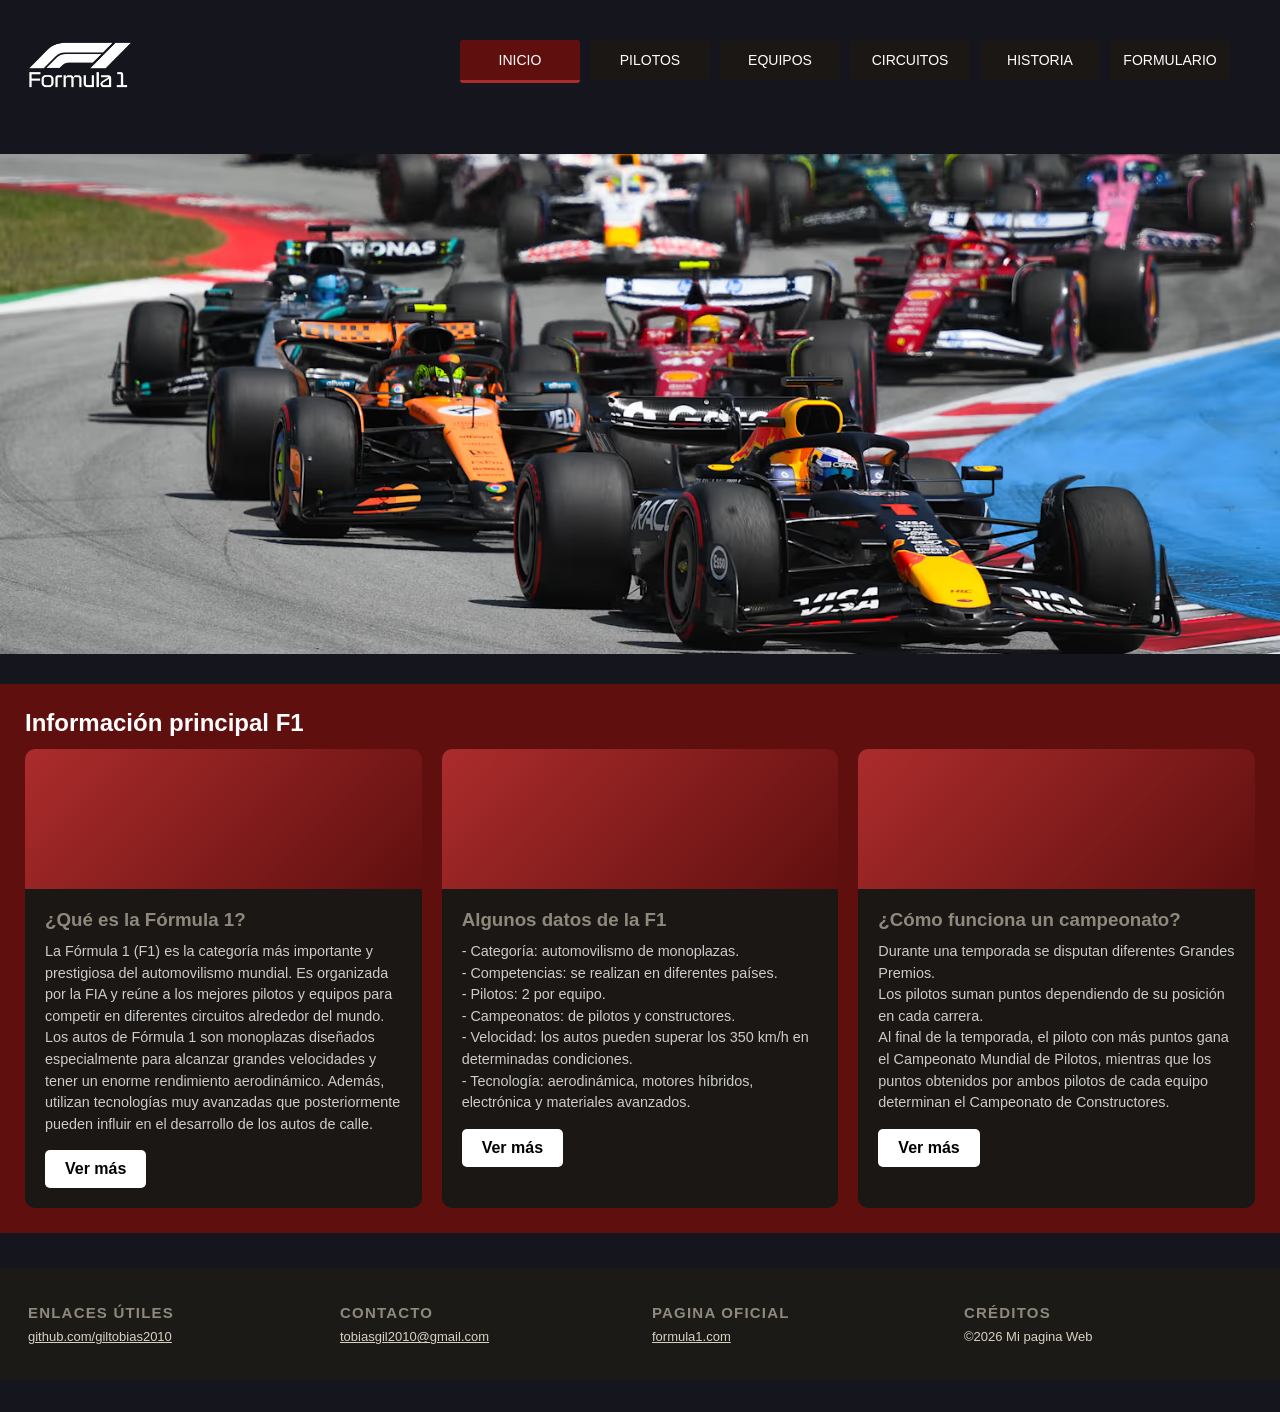
<file: index.html>
<!DOCTYPE html>
<html lang="es">
<head>
    <meta charset="UTF-8">
    <meta name="viewport" content="width=device-width, initial-scale=1.0">
    <meta name="description" content="Todo sobre la Fórmula 1: qué es, cómo funciona un campeonato y datos clave.">
    <title>Fórmula 1 | Inicio</title>
    <link href="style.css" rel="stylesheet" type="text/css">
    <link rel="icon" href="img/logo2.png">
</head>
<body>
    
    <header>
        <div id="encabezado">
            <img src="img/logo_formula1.png" id="logo" alt="Logo de la Fórmula 1">
            <nav id="menu">
                <ul class="button">
                    <li><a class="activo" aria-current="page" href="index.html">Inicio</a></li>
                    <li><a href="pilotos.html">Pilotos</a></li>
                    <li><a href="equipos.html">Equipos</a></li>
                    <li><a href="circuitos.html">Circuitos</a></li>
                    <li><a href="historia.html">Historia</a></li>
                    <li><a href="formulario.html">Formulario</a></li>
                </ul>
            </nav>
        </div>
    </header>

    <div id="banner"></div>

    <section>
        <h1 id="titulo-h2">Información principal F1</h1>
        <div class="card-container">
            <div class="card">
                <div class="card-img"></div>
                <div class="card-body">
                    <h3>¿Qué es la Fórmula 1?</h3>
                    <p>La Fórmula 1 (F1) es la categoría más importante y prestigiosa del automovilismo mundial. Es organizada por la FIA y reúne a los mejores pilotos y equipos para competir en diferentes circuitos alrededor del mundo.
                    Los autos de Fórmula 1 son monoplazas diseñados especialmente para alcanzar grandes velocidades y tener un enorme rendimiento aerodinámico. Además, utilizan tecnologías muy avanzadas que posteriormente pueden influir en el desarrollo de los autos de calle.</p>
                    <a class="btn" href="historia.html">Ver más</a>
                </div>
            </div>
            <div class="card">
                <div class="card-img"></div>
                <div class="card-body">
                    <h3>Algunos datos de la F1</h3>
                    <p> 
                        - Categoría: automovilismo de monoplazas. <br>
                        - Competencias: se realizan en diferentes países. <br>
                        - Pilotos: 2 por equipo. <br>
                        - Campeonatos: de pilotos y constructores. <br>
                        - Velocidad: los autos pueden superar los 350 km/h en determinadas condiciones. <br>
                        - Tecnología: aerodinámica, motores híbridos, electrónica y materiales avanzados. <br>
                    </p>
                    <a class="btn" href="equipos.html">Ver más</a>
                </div>
            </div>
            <div class="card">
                <div class="card-img"></div>
                <div class="card-body">
                    <h3>¿Cómo funciona un campeonato?</h3>
                    <p>Durante una temporada se disputan diferentes Grandes Premios. <br>Los pilotos suman puntos dependiendo de su posición en cada carrera. <br> 
                        Al final de la temporada, el piloto con más puntos gana el Campeonato Mundial de Pilotos, mientras que los puntos obtenidos por ambos pilotos de cada equipo determinan el Campeonato de Constructores.</p>
                    <a class="btn" href="circuitos.html">Ver más</a>
                </div>
            </div>
        </div>
    </section>

        <footer class="footer">
            <div class="footer-column">
                <h3>Enlaces útiles</h3>
                <p><a href="https://github.com/giltobias2010" target="_blank" rel="noopener">github.com/giltobias2010</a></p>
            </div>
            <div class="footer-column">
                <h3>Contacto</h3>
                <p><a href="mailto:tobiasgil2010@gmail.com">tobiasgil2010@gmail.com</a></p>
            </div>
            <div class="footer-column">
                <h3>Pagina oficial</h3>
                <p><a href="https://www.formula1.com/" target="_blank" rel="noopener">formula1.com</a></p>
            </div>
            <div class="footer-column">
                <h3>Créditos</h3>
                <p>©2026 Mi pagina Web</p>
            </div>
        </footer>

</body>
</html>
</file>
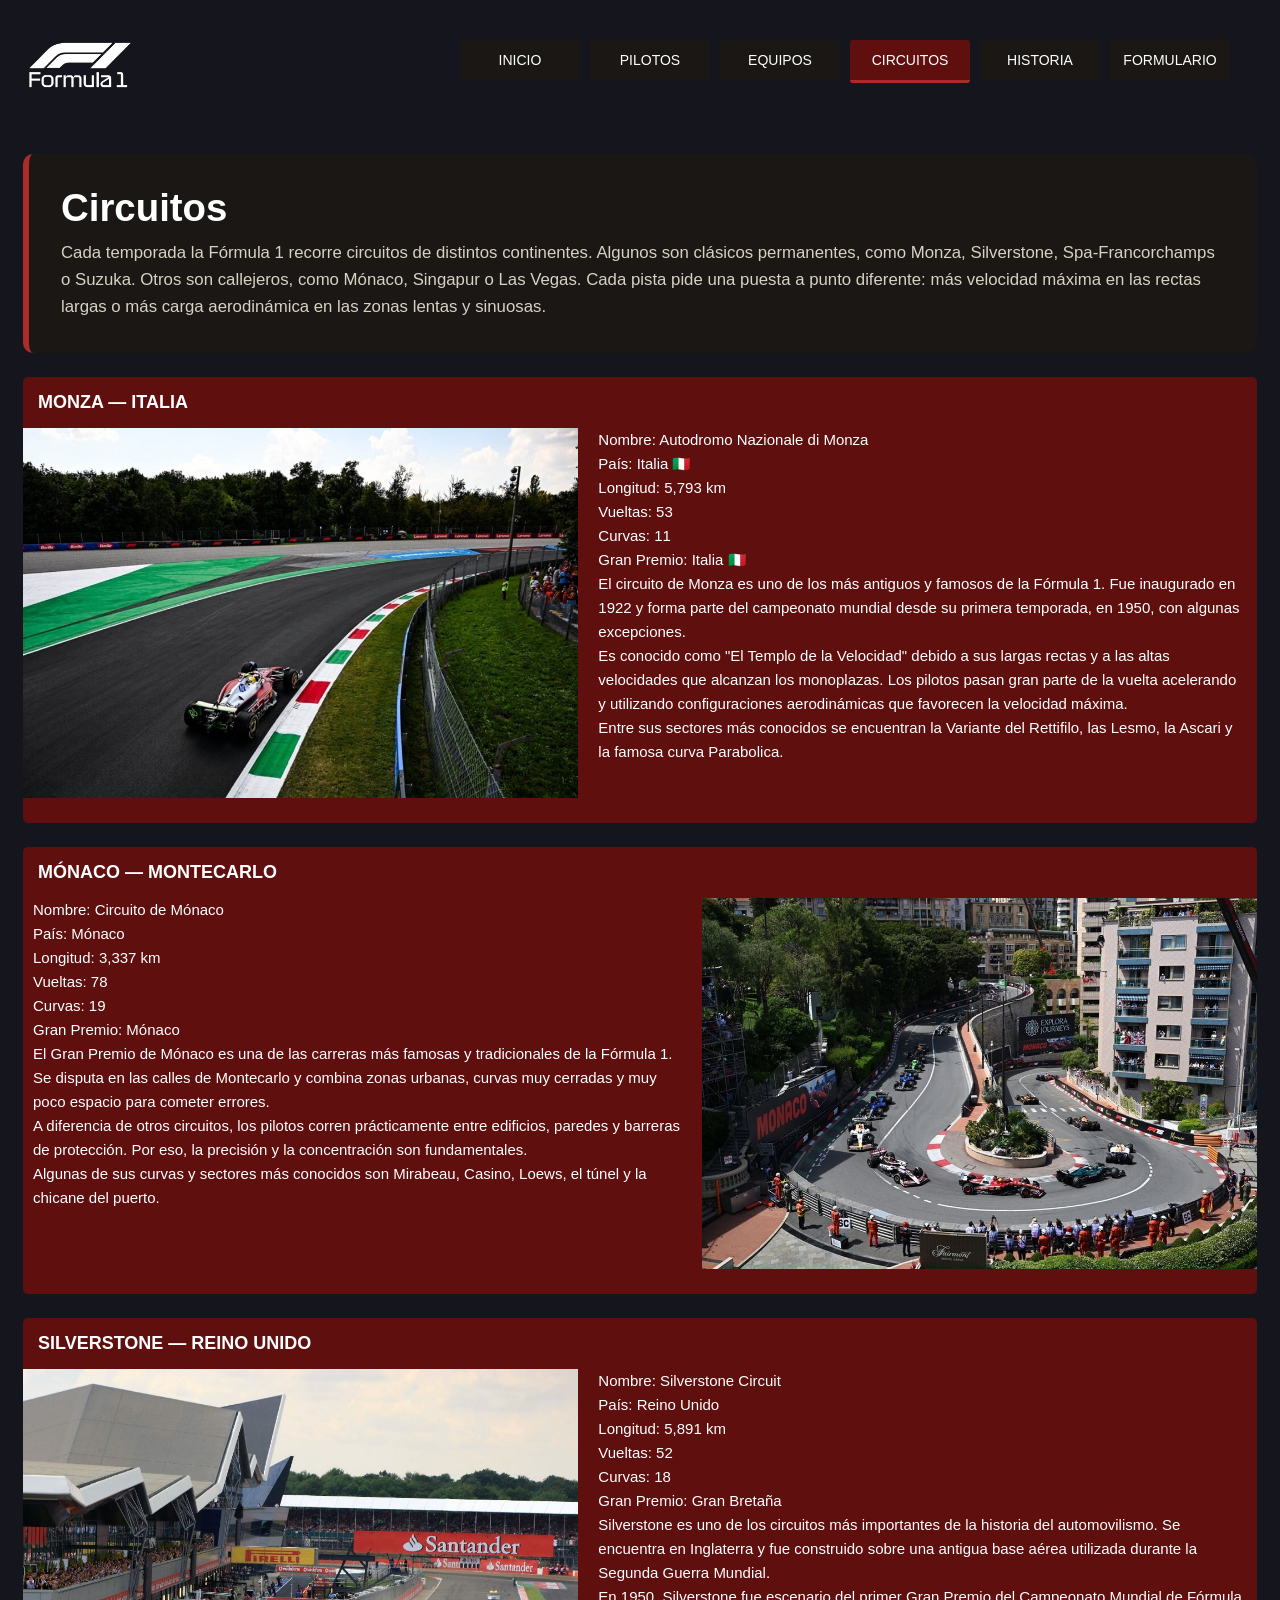
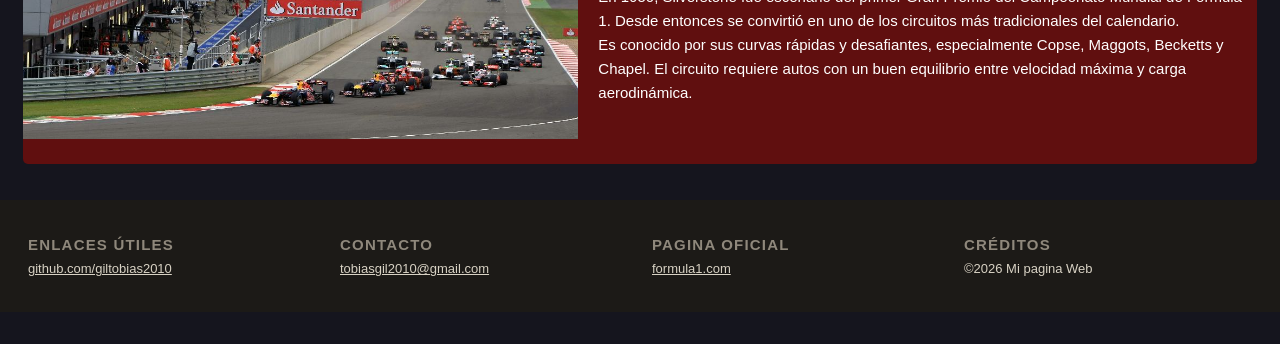
<file: circuitos.html>
<!DOCTYPE html>
<html lang="es">
<head>
    <meta charset="UTF-8">
    <meta name="viewport" content="width=device-width, initial-scale=1.0">
    <meta name="description" content="Circuitos históricos de la Fórmula 1: Monza, Mónaco y Silverstone.">
    <title>Circuitos | Fórmula 1</title>
    <link href="style.css" rel="stylesheet" type="text/css">
    
    <link rel="icon" href="img/logo2.png">
</head>
<body class="pagina-circuitos">

    <header>
        <div id="encabezado">
            <img src="img/logo_formula1.png" id="logo" alt="Logo de la Fórmula 1">
            <nav id="menu">
                <ul class="button">
                    <li><a href="index.html">Inicio</a></li>
                    <li><a href="pilotos.html">Pilotos</a></li>
                    <li><a href="equipos.html">Equipos</a></li>
                    <li><a class="activo" aria-current="page" href="circuitos.html">Circuitos</a></li>
                    <li><a href="historia.html">Historia</a></li>
                    <li><a href="formulario.html">Formulario</a></li>
                </ul>
            </nav>
        </div>
    </header>

    <!-- <div id="banner"></div> -->

    <main id="centro">
        <div class="hero">
            <h1>Circuitos</h1>
            <p>Cada temporada la Fórmula 1 recorre circuitos de distintos continentes. Algunos son clásicos permanentes, como Monza, Silverstone, Spa-Francorchamps o Suzuka. Otros son callejeros, como Mónaco, Singapur o Las Vegas. Cada pista pide una puesta a punto diferente: más velocidad máxima en las rectas largas o más carga aerodinámica en las zonas lentas y sinuosas.</p>
        </div>
        <div class="cajas">
            <h3 class="h3-cajas">Monza — Italia</h3>
            <img src="img/circuito-monza.jpg" alt="Circuito de Monza" />
            <p class="p-cajas">
                Nombre: Autodromo Nazionale di Monza <br>
País: Italia 🇮🇹 <br>
Longitud: 5,793 km <br>
Vueltas: 53 <br>
Curvas: 11 <br>
Gran Premio: Italia 🇮🇹 <br>

El circuito de Monza es uno de los más antiguos y famosos de la Fórmula 1. Fue inaugurado en 1922 y forma parte del campeonato mundial desde su primera temporada, en 1950, con algunas excepciones. <br>

Es conocido como "El Templo de la Velocidad" debido a sus largas rectas y a las altas velocidades que alcanzan los monoplazas. Los pilotos pasan gran parte de la vuelta acelerando y utilizando configuraciones aerodinámicas que favorecen la velocidad máxima. <br>

Entre sus sectores más conocidos se encuentran la Variante del Rettifilo, las Lesmo, la Ascari y la famosa curva Parabolica.
            </p>
        </div>

        <div class="cajas derecha">
            <h3 class="h3-cajas">Mónaco — Montecarlo</h3>
            <img src="img/circuito-monaco.jpg" alt="Circuito de Mónaco" />
            <p class="p-cajas">
                Nombre: Circuito de Mónaco <br>
País: Mónaco <br>
Longitud: 3,337 km <br>
Vueltas: 78 <br>
Curvas: 19 <br>
Gran Premio: Mónaco  <br>

El Gran Premio de Mónaco es una de las carreras más famosas y tradicionales de la Fórmula 1. Se disputa en las calles de Montecarlo y combina zonas urbanas, curvas muy cerradas y muy poco espacio para cometer errores. <br>

A diferencia de otros circuitos, los pilotos corren prácticamente entre edificios, paredes y barreras de protección. Por eso, la precisión y la concentración son fundamentales. <br>

Algunas de sus curvas y sectores más conocidos son Mirabeau, Casino, Loews, el túnel y la chicane del puerto.
            </p>
        </div>
        <div class="cajas">
            <h3 class="h3-cajas">Silverstone — Reino Unido</h3>
            <img src="img/circuito-silverstone.jpg" alt="Circuito de Silverstone" />
            <p class="p-cajas">
                Nombre: Silverstone Circuit <br>
País: Reino Unido <br>
Longitud: 5,891 km <br>
Vueltas: 52 <br>
Curvas: 18 <br>
Gran Premio: Gran Bretaña <br>

Silverstone es uno de los circuitos más importantes de la historia del automovilismo. Se encuentra en Inglaterra y fue construido sobre una antigua base aérea utilizada durante la Segunda Guerra Mundial. <br>

En 1950, Silverstone fue escenario del primer Gran Premio del Campeonato Mundial de Fórmula 1. Desde entonces se convirtió en uno de los circuitos más tradicionales del calendario. <br>

Es conocido por sus curvas rápidas y desafiantes, especialmente Copse, Maggots, Becketts y Chapel. El circuito requiere autos con un buen equilibrio entre velocidad máxima y carga aerodinámica.
            </p>
        </div>
    </main>

        <footer class="footer">
            <div class="footer-column">
                <h3>Enlaces útiles</h3>
                <p><a href="https://github.com/giltobias2010" target="_blank" rel="noopener">github.com/giltobias2010</a></p>
            </div>
            <div class="footer-column">
                <h3>Contacto</h3>
                <p><a href="mailto:tobiasgil2010@gmail.com">tobiasgil2010@gmail.com</a></p>
            </div>
            <div class="footer-column">
                <h3>Pagina oficial</h3>
                <p><a href="https://www.formula1.com/" target="_blank" rel="noopener">formula1.com</a></p>
            </div>
            <div class="footer-column">
                <h3>Créditos</h3>
                <p>©2026 Mi pagina Web</p>
            </div>
        </footer>
</body>
</html>
</file>
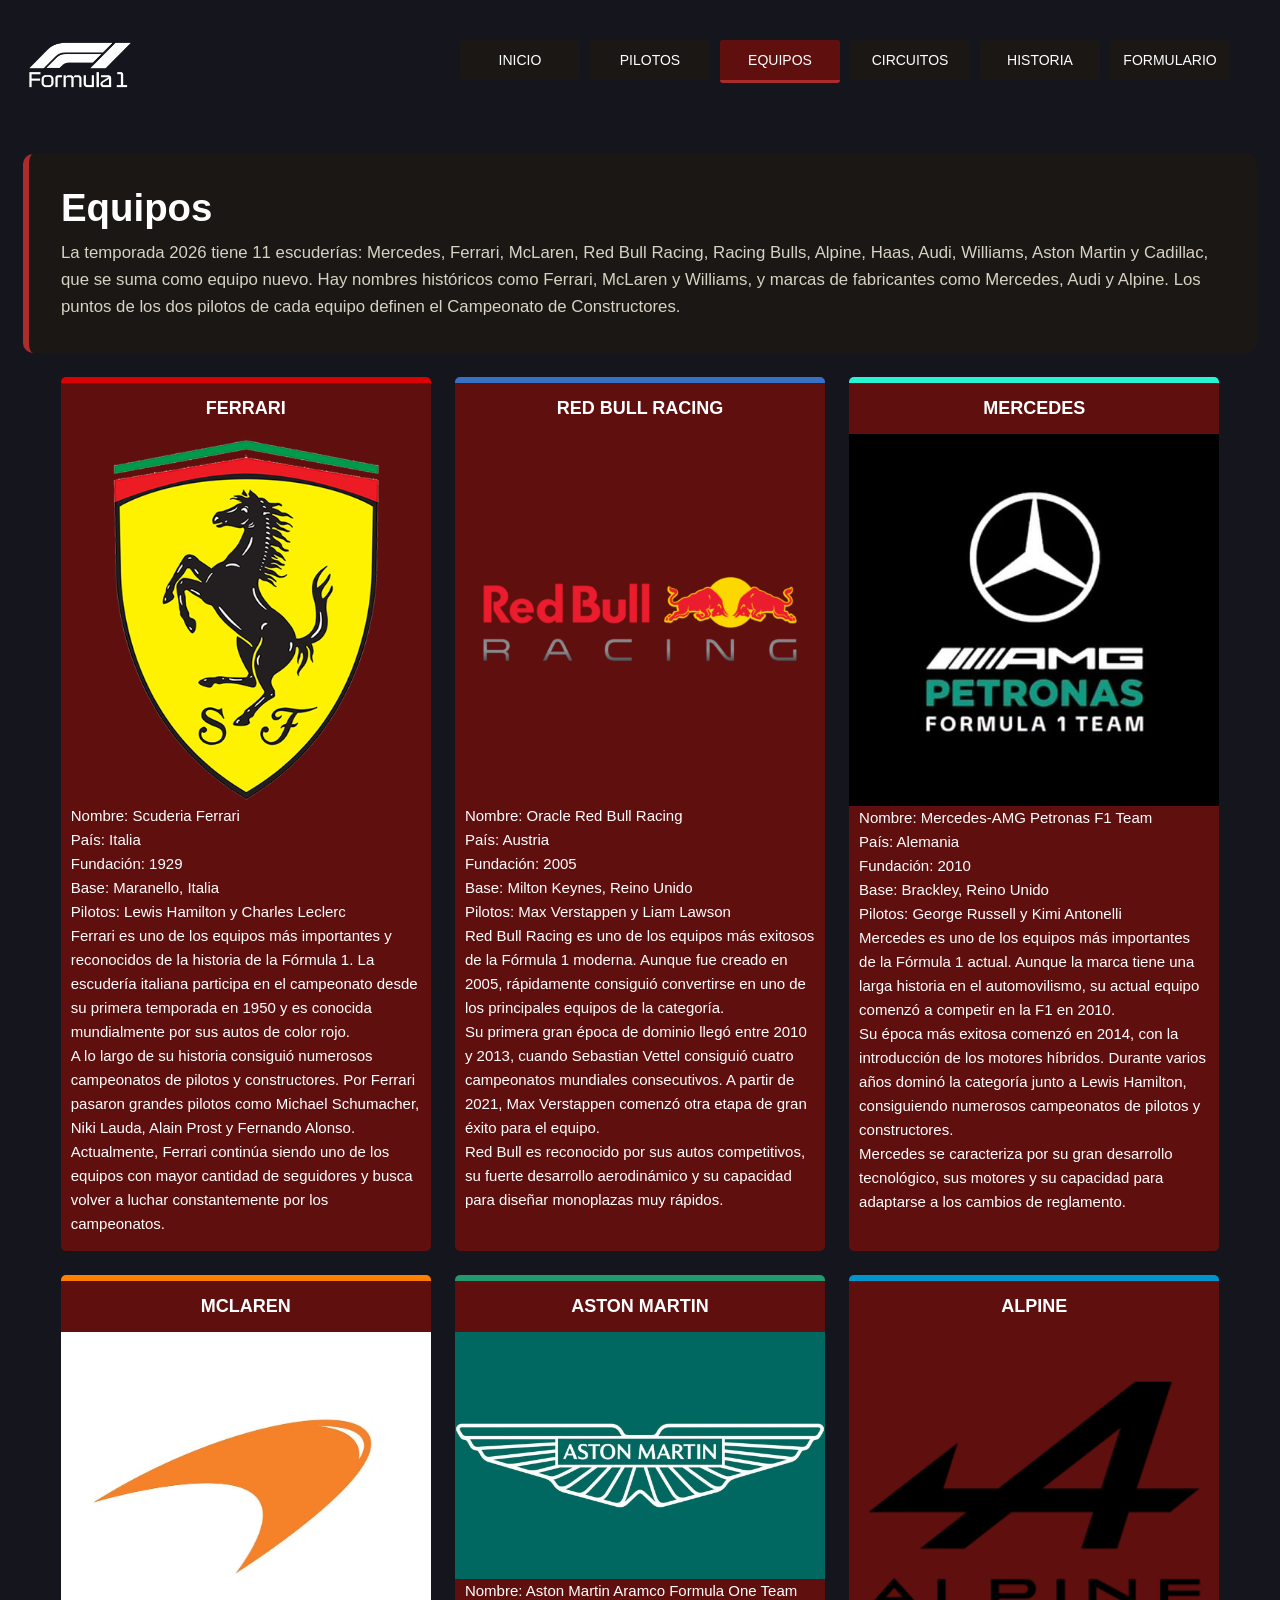
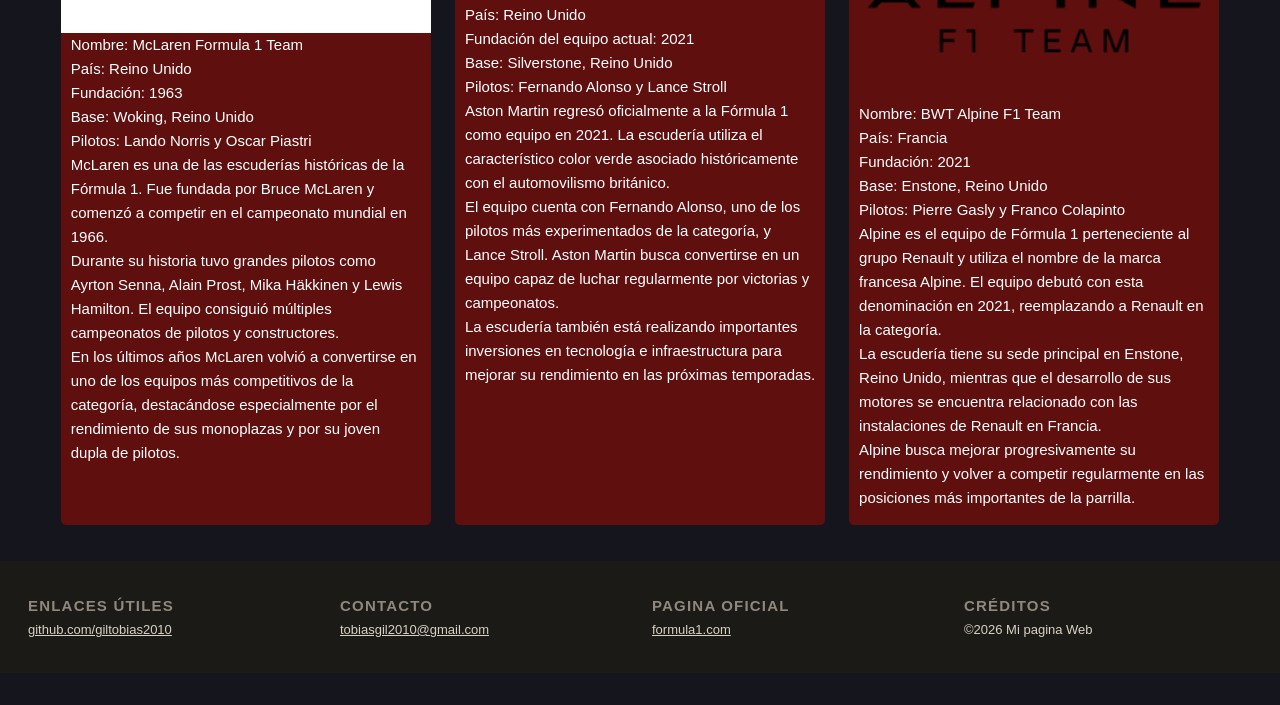
<file: equipos.html>
<!DOCTYPE html>
<html lang="es">
<head>
    <meta charset="UTF-8">
    <meta name="viewport" content="width=device-width, initial-scale=1.0">
    <meta name="description" content="Escuderías de la Fórmula 1: Ferrari, Red Bull, Mercedes, McLaren, Aston Martin y Alpine.">
    <title>Equipos | Fórmula 1</title>
    <link href="style.css" rel="stylesheet" type="text/css">
    
    <link rel="icon" href="img/logo2.png">
</head>
<body class="pagina-equipos">

    <header>
        <div id="encabezado">
            <img src="img/logo_formula1.png" id="logo" alt="Logo de la Fórmula 1">
            <nav id="menu">
                <ul class="button">
                    <li><a href="index.html">Inicio</a></li>
                    <li><a href="pilotos.html">Pilotos</a></li>
                    <li><a class="activo" aria-current="page" href="equipos.html">Equipos</a></li>
                    <li><a href="circuitos.html">Circuitos</a></li>
                    <li><a href="historia.html">Historia</a></li>
                    <li><a href="formulario.html">Formulario</a></li>
                </ul>
            </nav>
        </div>
    </header>

    <!-- <div id="banner"></div> -->

    <main id="centro">
        <div class="hero">
            <h1>Equipos</h1>
            <p>La temporada 2026 tiene 11 escuderías: Mercedes, Ferrari, McLaren, Red Bull Racing, Racing Bulls, Alpine, Haas, Audi, Williams, Aston Martin y Cadillac, que se suma como equipo nuevo. Hay nombres históricos como Ferrari, McLaren y Williams, y marcas de fabricantes como Mercedes, Audi y Alpine. Los puntos de los dos pilotos de cada equipo definen el Campeonato de Constructores.</p>
        </div>
        <div class="cajas ferrari">
            <h3 class="h3-cajas">Ferrari</h3>
            <img src="img/ferrari.png" alt="Logo de Ferrari" />
            <p class="p-cajas">
                Nombre: Scuderia Ferrari <br>
País: Italia  <br>
Fundación: 1929 <br>
Base: Maranello, Italia <br>
Pilotos: Lewis Hamilton y Charles Leclerc <br>

Ferrari es uno de los equipos más importantes y reconocidos de la historia de la Fórmula 1. La escudería italiana participa en el campeonato desde su primera temporada en 1950 y es conocida mundialmente por sus autos de color rojo. <br>

A lo largo de su historia consiguió numerosos campeonatos de pilotos y constructores. Por Ferrari pasaron grandes pilotos como Michael Schumacher, Niki Lauda, Alain Prost y Fernando Alonso. <br>

Actualmente, Ferrari continúa siendo uno de los equipos con mayor cantidad de seguidores y busca volver a luchar constantemente por los campeonatos.
            </p>
        </div>


        <div class="cajas redbull">
            <h3 class="h3-cajas">Red Bull Racing</h3>
            <img src="img/redbull.png" alt="Logo de Red Bull Racing" />
            <p class="p-cajas">
                Nombre: Oracle Red Bull Racing <br>
País: Austria  <br>
Fundación: 2005 <br>
Base: Milton Keynes, Reino Unido <br>
Pilotos: Max Verstappen y Liam Lawson <br>

Red Bull Racing es uno de los equipos más exitosos de la Fórmula 1 moderna. Aunque fue creado en 2005, rápidamente consiguió convertirse en uno de los principales equipos de la categoría. <br>

Su primera gran época de dominio llegó entre 2010 y 2013, cuando Sebastian Vettel consiguió cuatro campeonatos mundiales consecutivos. A partir de 2021, Max Verstappen comenzó otra etapa de gran éxito para el equipo. <br>

Red Bull es reconocido por sus autos competitivos, su fuerte desarrollo aerodinámico y su capacidad para diseñar monoplazas muy rápidos.
            </p>
        </div>
                <div class="cajas mercedes">
            <h3 class="h3-cajas">Mercedes</h3>
            <img src="img/mercedes.jpeg" alt="Logo de Mercedes" />
            <p class="p-cajas">
                Nombre: Mercedes-AMG Petronas F1 Team <br>
País: Alemania  <br>
Fundación: 2010 <br>
Base: Brackley, Reino Unido <br>
Pilotos: George Russell y Kimi Antonelli <br>

Mercedes es uno de los equipos más importantes de la Fórmula 1 actual. Aunque la marca tiene una larga historia en el automovilismo, su actual equipo comenzó a competir en la F1 en 2010. <br>

Su época más exitosa comenzó en 2014, con la introducción de los motores híbridos. Durante varios años dominó la categoría junto a Lewis Hamilton, consiguiendo numerosos campeonatos de pilotos y constructores. <br>

Mercedes se caracteriza por su gran desarrollo tecnológico, sus motores y su capacidad para adaptarse a los cambios de reglamento.
            </p>
        </div>
                <div class="cajas mclaren">
            <h3 class="h3-cajas">McLaren</h3>
            <img src="img/mcclaren.avif" alt="Logo de McLaren" />
            <p class="p-cajas">
                Nombre: McLaren Formula 1 Team <br>
País: Reino Unido  <br>
Fundación: 1963 <br>
Base: Woking, Reino Unido <br>
Pilotos: Lando Norris y Oscar Piastri <br>

McLaren es una de las escuderías históricas de la Fórmula 1. Fue fundada por Bruce McLaren y comenzó a competir en el campeonato mundial en 1966. <br>

Durante su historia tuvo grandes pilotos como Ayrton Senna, Alain Prost, Mika Häkkinen y Lewis Hamilton. El equipo consiguió múltiples campeonatos de pilotos y constructores. <br>

En los últimos años McLaren volvió a convertirse en uno de los equipos más competitivos de la categoría, destacándose especialmente por el rendimiento de sus monoplazas y por su joven dupla de pilotos.
            </p>
        </div>
                <div class="cajas aston">
            <h3 class="h3-cajas">Aston Martin</h3>
            <img src="img/astonmartin.jpg" alt="Logo de Aston Martin" />
            <p class="p-cajas">
                Nombre: Aston Martin Aramco Formula One Team <br>
País: Reino Unido  <br>
Fundación del equipo actual: 2021 <br>
Base: Silverstone, Reino Unido <br>
Pilotos: Fernando Alonso y Lance Stroll <br>

Aston Martin regresó oficialmente a la Fórmula 1 como equipo en 2021. La escudería utiliza el característico color verde asociado históricamente con el automovilismo británico. <br>

El equipo cuenta con Fernando Alonso, uno de los pilotos más experimentados de la categoría, y Lance Stroll. Aston Martin busca convertirse en un equipo capaz de luchar regularmente por victorias y campeonatos. <br>

La escudería también está realizando importantes inversiones en tecnología e infraestructura para mejorar su rendimiento en las próximas temporadas.
            </p>
        </div>
                <div class="cajas alpine">
            <h3 class="h3-cajas">Alpine</h3>
            <img src="img/alpine.png" alt="Logo de Alpine" />
            <p class="p-cajas">
                Nombre: BWT Alpine F1 Team <br>
País: Francia  <br>
Fundación: 2021 <br>
Base: Enstone, Reino Unido <br>
Pilotos: Pierre Gasly y Franco Colapinto <br>

Alpine es el equipo de Fórmula 1 perteneciente al grupo Renault y utiliza el nombre de la marca francesa Alpine. El equipo debutó con esta denominación en 2021, reemplazando a Renault en la categoría. <br>

La escudería tiene su sede principal en Enstone, Reino Unido, mientras que el desarrollo de sus motores se encuentra relacionado con las instalaciones de Renault en Francia. <br>

Alpine busca mejorar progresivamente su rendimiento y volver a competir regularmente en las posiciones más importantes de la parrilla.
            </p>
        </div>
    </main>

        <footer class="footer">
            <div class="footer-column">
                <h3>Enlaces útiles</h3>
                <p><a href="https://github.com/giltobias2010" target="_blank" rel="noopener">github.com/giltobias2010</a></p>
            </div>
            <div class="footer-column">
                <h3>Contacto</h3>
                <p><a href="mailto:tobiasgil2010@gmail.com">tobiasgil2010@gmail.com</a></p>
            </div>
            <div class="footer-column">
                <h3>Pagina oficial</h3>
                <p><a href="https://www.formula1.com/" target="_blank" rel="noopener">formula1.com</a></p>
            </div>
            <div class="footer-column">
                <h3>Créditos</h3>
                <p>©2026 Mi pagina Web</p>
            </div>
        </footer>
</body>
</html>
</file>
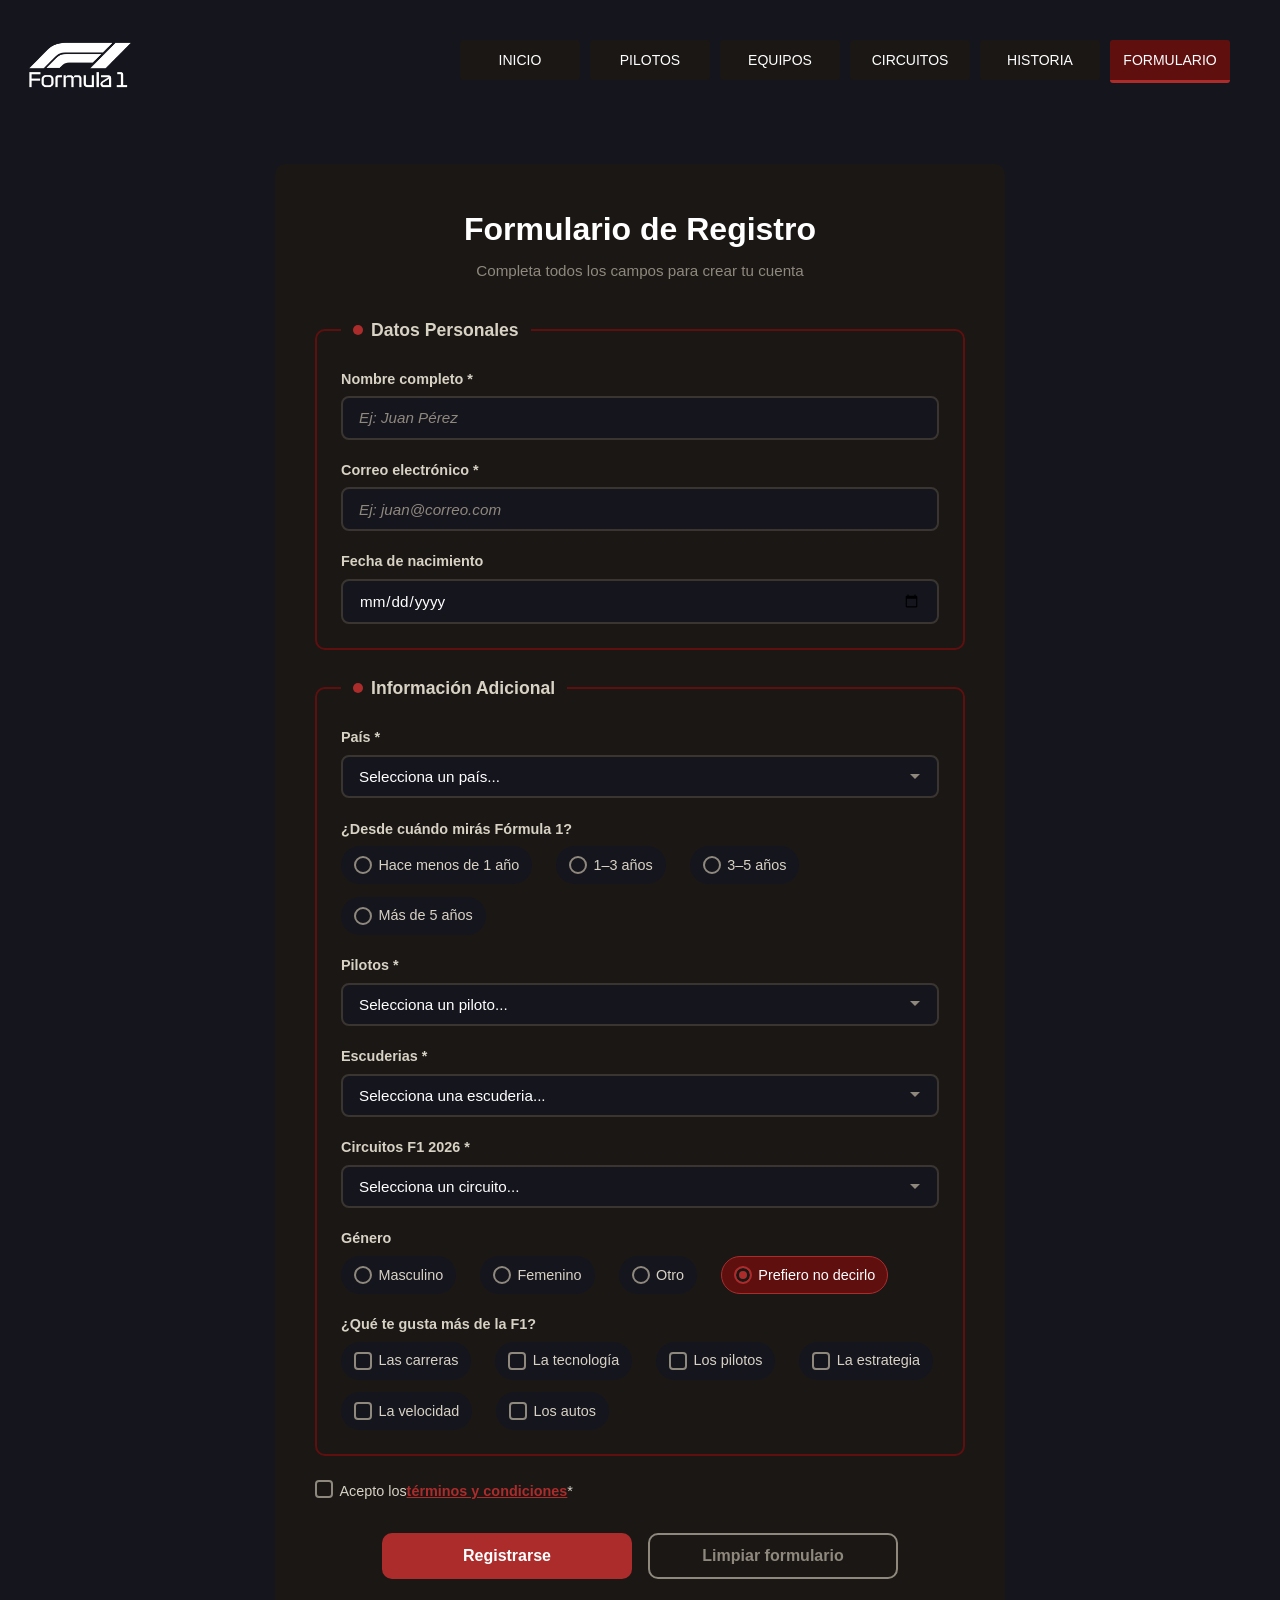
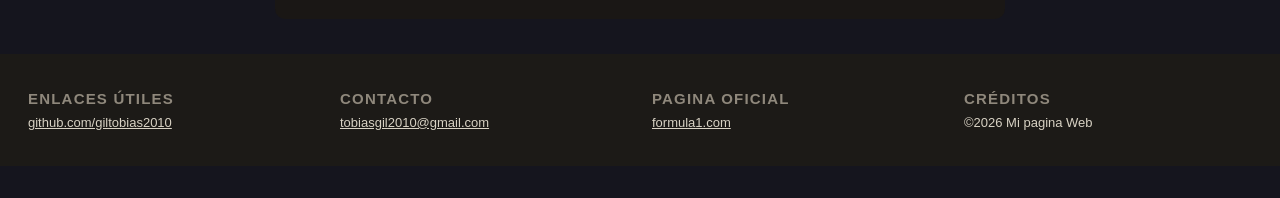
<file: formulario.html>
<!DOCTYPE html>
<html lang="es">
<head>
    <meta charset="UTF-8">
    <meta name="viewport" content="width=device-width, initial-scale=1.0">
    <meta name="description" content="Registrate y contanos tus pilotos, equipos y circuitos favoritos de la Fórmula 1.">
    <title>Formulario de registro | Fórmula 1</title>
    <link rel="stylesheet" href="style.css">
    <link rel="icon" href="img/logo2.png">
</head>
<body>

        <header>
        <div id="encabezado">
            <img src="img/logo_formula1.png" id="logo" alt="Logo de la Fórmula 1">
            <nav id="menu">
                <ul class="button">
                    <li><a href="index.html">Inicio</a></li>
                    <li><a href="pilotos.html">Pilotos</a></li>
                    <li><a href="equipos.html">Equipos</a></li>
                    <li><a href="circuitos.html">Circuitos</a></li>
                    <li><a href="historia.html">Historia</a></li>
                    <li><a class="activo" aria-current="page" href="formulario.html">Formulario</a></li>
                </ul>
            </nav>
        </div>
    </header>

    <div>
        <h1>Formulario de Registro</h1>
        <p>Completa todos los campos para crear tu cuenta</p>

        <form action="#" method="POST" id="registroForm">
            <!-- Datos personales -->
            <fieldset>
                <legend>Datos Personales</legend>

                <div>
                    <label for="nombre">Nombre completo *</label>
                    <input type="text" id="nombre" name="nombre" placeholder="Ej: Juan Pérez" required>
                </div>

                <div>
                    <label for="email">Correo electrónico *</label>
                    <input type="email" id="email" name="email" placeholder="Ej: juan@correo.com" required>
                </div>

                <div>
                    <label for="fechaNacimiento">Fecha de nacimiento</label>
                    <input type="date" id="fechaNacimiento" name="fechaNacimiento">
                </div>
            </fieldset>

            <!-- Información adicional -->
            <fieldset>
                <legend>Información Adicional</legend>

                <div>
                    <label for="pais">País *</label>
                    <select id="pais" name="pais" required>
                        <option value="">Selecciona un país...</option>
                        <option value="AR">Argentina</option>
                        <option value="BO">Bolivia</option>
                        <option value="BR">Brasil</option>
                        <option value="CL">Chile</option>
                        <option value="CO">Colombia</option>
                        <option value="EC">Ecuador</option>
                        <option value="ES">España</option>
                        <option value="MX">México</option>
                        <option value="PE">Perú</option>
                        <option value="UY">Uruguay</option>
                        <option value="VE">Venezuela</option>
                        <option value="OTRO">Otro</option>
                    </select>
                </div>

                <div>
                    <label>¿Desde cuándo mirás Fórmula 1?</label>
                    <div>
                        <label>
                            <input type="radio" name="antiguedad" value="menos1">
                            Hace menos de 1 año
                        </label>
                        <label>
                            <input type="radio" name="antiguedad" value="1a3">
                            1–3 años
                        </label>
                        <label>
                            <input type="radio" name="antiguedad" value="3a5">
                            3–5 años
                        </label>
                        <label>
                            <input type="radio" name="antiguedad" value="mas5">
                            Más de 5 años
                        </label>
                    </div>
                </div>

                <div>
                    <label for="piloto">Pilotos *</label>
                    <select id="piloto" name="piloto" required>
                        <option value="">Selecciona un piloto...</option>
                            <option value="ANT">Kimi Antonelli</option>
                            <option value="LEC">Charles Leclerc</option>
                            <option value="HAM">Lewis Hamilton</option>
                            <option value="NOR">Lando Norris</option>
                            <option value="PIA">Oscar Piastri</option>
                            <option value="VER">Max Verstappen</option>
                            <option value="HAD">Isack Hadjar</option>
                            <option value="LAW">Liam Lawson</option>
                            <option value="LIN">Arvid Lindblad</option>
                            <option value="GAS">Pierre Gasly</option>
                            <option value="COL">Franco Colapinto</option>
                            <option value="OCO">Esteban Ocon</option>
                            <option value="BEA">Oliver Bearman</option>
                            <option value="HUL">Nico Hulkenberg</option>
                            <option value="BOR">Gabriel Bortoleto</option>
                            <option value="SAI">Carlos Sainz</option>
                            <option value="ALB">Alexander Albon</option>
                            <option value="ALO">Fernando Alonso</option>
                            <option value="STR">Lance Stroll</option>
                            <option value="PER">Sergio Perez</option>
                            <option value="BOT">Valtteri Bottas</option>
                    </select>
                </div>

                <div>
                    <label for="escuderia">Escuderias *</label>
                    <select id="escuderia" name="escuderia" required>
                        <option value="">Selecciona una escuderia...</option>
                        <option value="MERCEDES">Mercedes</option>
                        <option value="FERRARI">Ferrari</option>
                        <option value="MCLAREN">McLaren</option>
                        <option value="REDBULL">Red Bull Racing</option>
                        <option value="RB">Racing Bulls</option>
                        <option value="ALPINE">Alpine</option>
                        <option value="HAAS">Haas F1 Team</option>
                        <option value="AUDI">Audi</option>
                        <option value="WILLIAMS">Williams</option>
                        <option value="ASTONMARTIN">Aston Martin</option>
                        <option value="CADILLAC">Cadillac</option>
                    </select>
                </div>

                <div>
                    <label for="circuito">Circuitos F1 2026 *</label>
                    <select id="circuito" name="circuito" required>
                            <option value="">Selecciona un circuito...</option>
                            <option value="MELBOURNE">Albert Park Circuit - Melbourne</option>
                            <option value="SHANGHAI">Shanghai International Circuit - Shanghái</option>
                            <option value="SUZUKA">Suzuka Circuit - Suzuka</option>
                            <option value="BAHRAIN">Bahrain International Circuit - Sakhir</option>
                            <option value="JEDDAH">Jeddah Corniche Circuit - Jeddah</option>
                            <option value="MIAMI">Miami International Autodrome - Miami</option>
                            <option value="MONTREAL">Circuit Gilles-Villeneuve - Montreal</option>
                            <option value="MONACO">Circuit de Monaco - Mónaco</option>
                            <option value="BARCELONA">Circuit de Barcelona-Catalunya - Barcelona</option>
                            <option value="SPIELBERG">Red Bull Ring - Spielberg</option>
                            <option value="SILVERSTONE">Silverstone Circuit - Silverstone</option>
                            <option value="SPA">Circuit de Spa-Francorchamps - Spa</option>
                            <option value="HUNGARORING">Hungaroring - Budapest</option>
                            <option value="ZANDVOORT">Circuit Zandvoort - Zandvoort</option>
                            <option value="MONZA">Autodromo Nazionale Monza - Monza</option>
                            <option value="MADRID">Madring - Madrid</option>
                            <option value="BAKU">Baku City Circuit - Bakú</option>
                            <option value="SEPANG">Sepang International Circuit - Sepang</option>
                            <option value="SINGAPORE">Marina Bay Street Circuit - Singapur</option>
                            <option value="AUSTIN">Circuit of the Americas - Austin</option>
                            <option value="MEXICO">Autódromo Hermanos Rodríguez - Ciudad de México</option>
                            <option value="INTERLAGOS">Autódromo José Carlos Pace - São Paulo</option>
                            <option value="LASVEGAS">Las Vegas Strip Circuit - Las Vegas</option>
                            <option value="LUSAIL">Lusail International Circuit - Lusail</option>
                            <option value="YASMARINA">Yas Marina Circuit - Abu Dhabi</option>                           
                    </select>
                </div>

                <div>
                    <label>Género</label>
                    <div>
                        <label>
                            <input type="radio" name="genero" value="masculino">
                            Masculino
                        </label>
                        <label>
                            <input type="radio" name="genero" value="femenino">
                            Femenino
                        </label>
                        <label>
                            <input type="radio" name="genero" value="otro">
                            Otro
                        </label>
                        <label>
                            <input type="radio" name="genero" value="noDeclarar" checked>
                            Prefiero no decirlo
                        </label>
                    </div>
                </div>

                <div>
                    <label>¿Qué te gusta más de la F1?</label>
                    <div>
                        <label>
                            <input type="checkbox" name="gustos" value="carreras">
                            Las carreras
                        </label>
                        <label>
                            <input type="checkbox" name="gustos" value="tecnologia">
                            La tecnología
                        </label>
                        <label>
                            <input type="checkbox" name="gustos" value="pilotos">
                            Los pilotos
                        </label>
                        <label>
                            <input type="checkbox" name="gustos" value="estrategia">
                            La estrategia
                        </label>
                        <label>
                            <input type="checkbox" name="gustos" value="velocidad">
                            La velocidad
                        </label>
                        <label>
                            <input type="checkbox" name="gustos" value="autos">
                            Los autos
                        </label>
                    </div>
                </div>

            </fieldset>

            <!-- Términos y condiciones -->
            <div>
                <label>
                    <input type="checkbox" name="terminos" required>
                    Acepto los <a href="#">términos y condiciones</a> *
                </label>
            </div>

            <!-- Botones -->
            <div>
                <button type="submit">Registrarse</button>
                <button type="reset">Limpiar formulario</button>
            </div>
        </form>
        <p id="mensaje" style="display: none;">¡Gracias por registrarte! Ya tenemos tus datos.</p>
    </div>

            <footer class="footer">
            <div class="footer-column">
                <h3>Enlaces útiles</h3>
                <p><a href="https://github.com/giltobias2010" target="_blank" rel="noopener">github.com/giltobias2010</a></p>
            </div>
            <div class="footer-column">
                <h3>Contacto</h3>
                <p><a href="mailto:tobiasgil2010@gmail.com">tobiasgil2010@gmail.com</a></p>
            </div>
            <div class="footer-column">
                <h3>Pagina oficial</h3>
                <p><a href="https://www.formula1.com/" target="_blank" rel="noopener">formula1.com</a></p>
            </div>
            <div class="footer-column">
                <h3>Créditos</h3>
                <p>©2026 Mi pagina Web</p>
            </div>
        </footer>

<script>
    var form = document.getElementById('registroForm');
    form.addEventListener('submit', function(e) {
        e.preventDefault();
        form.style.display = 'none';
        document.getElementById('mensaje').style.display = 'block';
    });
</script>
</body>
</html>
</file>
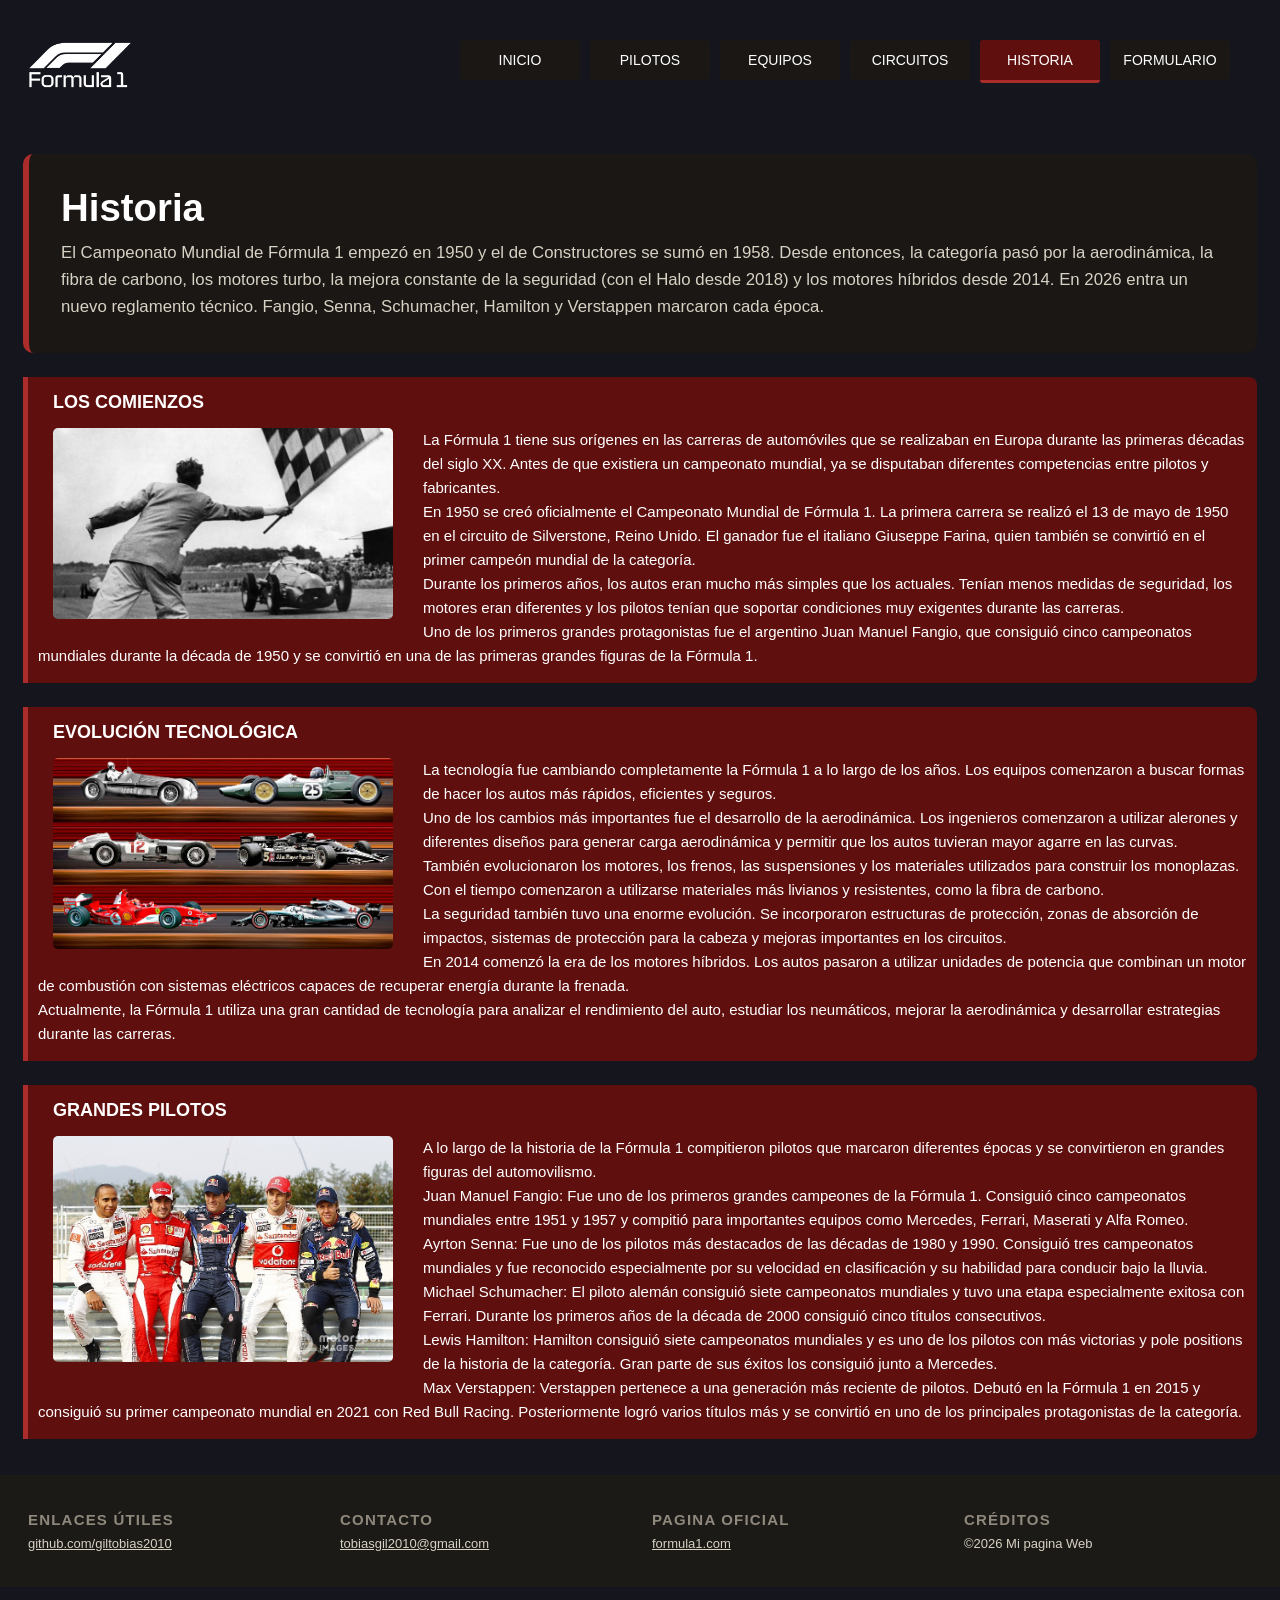
<file: historia.html>
<!DOCTYPE html>
<html lang="es">
<head>
    <meta charset="UTF-8">
    <meta name="viewport" content="width=device-width, initial-scale=1.0">
    <meta name="description" content="Historia de la Fórmula 1: comienzos, evolución tecnológica y grandes pilotos.">
    <title>Historia | Fórmula 1</title>
    <link href="style.css" rel="stylesheet" type="text/css">
    
    <link rel="icon" href="img/logo2.png">
</head>
<body class="pagina-historia">

    <header>
        <div id="encabezado">
            <img src="img/logo_formula1.png" id="logo" alt="Logo de la Fórmula 1">
            <nav id="menu">
                <ul class="button">
                    <li><a href="index.html">Inicio</a></li>
                    <li><a href="pilotos.html">Pilotos</a></li>
                    <li><a href="equipos.html">Equipos</a></li>
                    <li><a href="circuitos.html">Circuitos</a></li>
                    <li><a class="activo" aria-current="page" href="historia.html">Historia</a></li>
                    <li><a href="formulario.html">Formulario</a></li>
                </ul>
            </nav>
        </div>
    </header>

    <!-- <div id="banner"></div> -->

    <main id="centro">
        <div class="hero">
            <h1>Historia</h1>
            <p>El Campeonato Mundial de Fórmula 1 empezó en 1950 y el de Constructores se sumó en 1958. Desde entonces, la categoría pasó por la aerodinámica, la fibra de carbono, los motores turbo, la mejora constante de la seguridad (con el Halo desde 2018) y los motores híbridos desde 2014. En 2026 entra un nuevo reglamento técnico. Fangio, Senna, Schumacher, Hamilton y Verstappen marcaron cada época.</p>
        </div>
        <div class="cajas">
            <h3 class="h3-cajas">Los comienzos</h3>
            <img src="img/comienzos.jpg" alt="Autos de las primeras carreras de Fórmula 1" />
            <p class="p-cajas">
                La Fórmula 1 tiene sus orígenes en las carreras de automóviles que se realizaban en Europa durante las primeras décadas del siglo XX. Antes de que existiera un campeonato mundial, ya se disputaban diferentes competencias entre pilotos y fabricantes. <br>

En 1950 se creó oficialmente el Campeonato Mundial de Fórmula 1. La primera carrera se realizó el 13 de mayo de 1950 en el circuito de Silverstone, Reino Unido. El ganador fue el italiano Giuseppe Farina, quien también se convirtió en el primer campeón mundial de la categoría. <br>

Durante los primeros años, los autos eran mucho más simples que los actuales. Tenían menos medidas de seguridad, los motores eran diferentes y los pilotos tenían que soportar condiciones muy exigentes durante las carreras. <br>

Uno de los primeros grandes protagonistas fue el argentino Juan Manuel Fangio, que consiguió cinco campeonatos mundiales durante la década de 1950 y se convirtió en una de las primeras grandes figuras de la Fórmula 1.
            </p>
        </div>

        <div class="cajas">
            <h3 class="h3-cajas">Evolución tecnológica</h3>
            <img src="img/evolucion.jpg" alt="Evolución de los monoplazas de Fórmula 1" />
            <p class="p-cajas">
                La tecnología fue cambiando completamente la Fórmula 1 a lo largo de los años. Los equipos comenzaron a buscar formas de hacer los autos más rápidos, eficientes y seguros. <br>

Uno de los cambios más importantes fue el desarrollo de la aerodinámica. Los ingenieros comenzaron a utilizar alerones y diferentes diseños para generar carga aerodinámica y permitir que los autos tuvieran mayor agarre en las curvas. <br>

También evolucionaron los motores, los frenos, las suspensiones y los materiales utilizados para construir los monoplazas. Con el tiempo comenzaron a utilizarse materiales más livianos y resistentes, como la fibra de carbono. <br>

La seguridad también tuvo una enorme evolución. Se incorporaron estructuras de protección, zonas de absorción de impactos, sistemas de protección para la cabeza y mejoras importantes en los circuitos. <br>

En 2014 comenzó la era de los motores híbridos. Los autos pasaron a utilizar unidades de potencia que combinan un motor de combustión con sistemas eléctricos capaces de recuperar energía durante la frenada. <br>

Actualmente, la Fórmula 1 utiliza una gran cantidad de tecnología para analizar el rendimiento del auto, estudiar los neumáticos, mejorar la aerodinámica y desarrollar estrategias durante las carreras.
            </p>
        </div>
        <div class="cajas">
            <h3 class="h3-cajas">Grandes pilotos</h3>
            <img src="img/pilotos.jpg" alt="Grandes pilotos de la historia de la Fórmula 1" />
            <p class="p-cajas">
A lo largo de la historia de la Fórmula 1 compitieron pilotos que marcaron diferentes épocas y se convirtieron en grandes figuras del automovilismo. <br>

Juan Manuel Fangio:
Fue uno de los primeros grandes campeones de la Fórmula 1. Consiguió cinco campeonatos mundiales entre 1951 y 1957 y compitió para importantes equipos como Mercedes, Ferrari, Maserati y Alfa Romeo. <br>

Ayrton Senna:

Fue uno de los pilotos más destacados de las décadas de 1980 y 1990. Consiguió tres campeonatos mundiales y fue reconocido especialmente por su velocidad en clasificación y su habilidad para conducir bajo la lluvia. <br>

Michael Schumacher:
El piloto alemán consiguió siete campeonatos mundiales y tuvo una etapa especialmente exitosa con Ferrari. Durante los primeros años de la década de 2000 consiguió cinco títulos consecutivos. <br>

Lewis Hamilton:
Hamilton consiguió siete campeonatos mundiales y es uno de los pilotos con más victorias y pole positions de la historia de la categoría. Gran parte de sus éxitos los consiguió junto a Mercedes. <br>

Max Verstappen:
Verstappen pertenece a una generación más reciente de pilotos. Debutó en la Fórmula 1 en 2015 y consiguió su primer campeonato mundial en 2021 con Red Bull Racing. Posteriormente logró varios títulos más y se convirtió en uno de los principales protagonistas de la categoría. <br>
            </p>
        </div>
    </main>

        <footer class="footer">
            <div class="footer-column">
                <h3>Enlaces útiles</h3>
                <p><a href="https://github.com/giltobias2010" target="_blank" rel="noopener">github.com/giltobias2010</a></p>
            </div>
            <div class="footer-column">
                <h3>Contacto</h3>
                <p><a href="mailto:tobiasgil2010@gmail.com">tobiasgil2010@gmail.com</a></p>
            </div>
            <div class="footer-column">
                <h3>Pagina oficial</h3>
                <p><a href="https://www.formula1.com/" target="_blank" rel="noopener">formula1.com</a></p>
            </div>
            <div class="footer-column">
                <h3>Créditos</h3>
                <p>©2026 Mi pagina Web</p>
            </div>
        </footer>
</body>
</html>
</file>
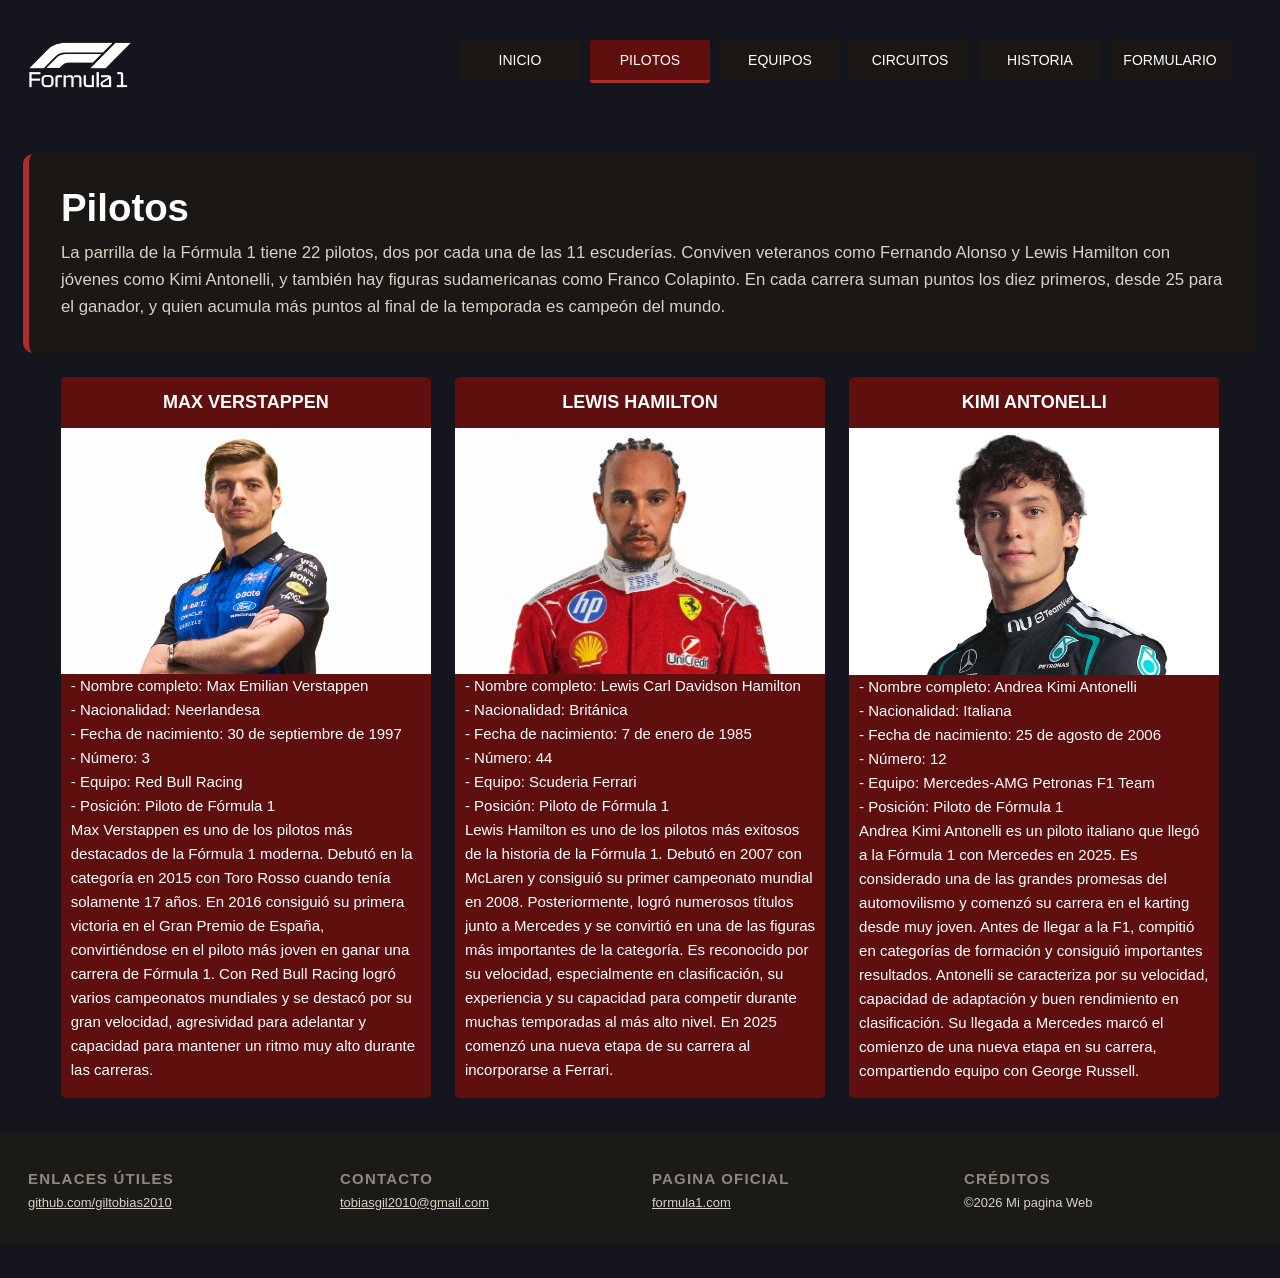
<file: pilotos.html>
<!DOCTYPE html>
<html lang="es">
<head>
    <meta charset="UTF-8">
    <meta name="viewport" content="width=device-width, initial-scale=1.0">
    <meta name="description" content="Fichas de pilotos de la Fórmula 1: Verstappen, Hamilton y Antonelli.">
    <title>Pilotos | Fórmula 1</title>
    <link href="style.css" rel="stylesheet" type="text/css">
    
    <link rel="icon" href="img/logo2.png">
</head>
<body>

    <header>
        <div id="encabezado">
            <img src="img/logo_formula1.png" id="logo" alt="Logo de la Fórmula 1">
            <nav id="menu">
                <ul class="button">
                    <li><a href="index.html">Inicio</a></li>
                    <li><a class="activo" aria-current="page" href="pilotos.html">Pilotos</a></li>
                    <li><a href="equipos.html">Equipos</a></li>
                    <li><a href="circuitos.html">Circuitos</a></li>
                    <li><a href="historia.html">Historia</a></li>
                    <li><a href="formulario.html">Formulario</a></li>
                </ul>
            </nav>
        </div>
    </header>

    <!-- <div id="banner"></div> -->

    <main id="centro">
        <div class="hero">
            <h1>Pilotos</h1>
            <p>La parrilla de la Fórmula 1 tiene 22 pilotos, dos por cada una de las 11 escuderías. Conviven veteranos como Fernando Alonso y Lewis Hamilton con jóvenes como Kimi Antonelli, y también hay figuras sudamericanas como Franco Colapinto. En cada carrera suman puntos los diez primeros, desde 25 para el ganador, y quien acumula más puntos al final de la temporada es campeón del mundo.</p>
        </div>
        <div class="cajas">
            <h3 class="h3-cajas">Max Verstappen</h3>
            <img src="img/maxverstappen.jpg" alt="Max Verstappen" />
            <p class="p-cajas">
                - Nombre completo: Max Emilian Verstappen <br>
                - Nacionalidad: Neerlandesa <br>
                - Fecha de nacimiento: 30 de septiembre de 1997 <br>
                - Número: 3 <br>
                - Equipo: Red Bull Racing <br>
                - Posición: Piloto de Fórmula 1 <br>

Max Verstappen es uno de los pilotos más destacados de la Fórmula 1 moderna. Debutó en la categoría en 2015 con Toro Rosso cuando tenía solamente 17 años. En 2016 consiguió su primera victoria en el Gran Premio de España, convirtiéndose en el piloto más joven en ganar una carrera de Fórmula 1.

Con Red Bull Racing logró varios campeonatos mundiales y se destacó por su gran velocidad, agresividad para adelantar y capacidad para mantener un ritmo muy alto durante las carreras.
            </p>
        </div>

        <div class="cajas">
            <h3 class="h3-cajas">Lewis Hamilton</h3>
            <img src="img/lewishamilton.webp" alt="Lewis Hamilton" />
            <p class="p-cajas">
                - Nombre completo: Lewis Carl Davidson Hamilton <br>
                - Nacionalidad: Británica  <br>
                - Fecha de nacimiento: 7 de enero de 1985 <br>
                - Número: 44 <br>
                - Equipo: Scuderia Ferrari <br>
                - Posición: Piloto de Fórmula 1 <br>

Lewis Hamilton es uno de los pilotos más exitosos de la historia de la Fórmula 1. Debutó en 2007 con McLaren y consiguió su primer campeonato mundial en 2008. Posteriormente, logró numerosos títulos junto a Mercedes y se convirtió en una de las figuras más importantes de la categoría.

Es reconocido por su velocidad, especialmente en clasificación, su experiencia y su capacidad para competir durante muchas temporadas al más alto nivel. En 2025 comenzó una nueva etapa de su carrera al incorporarse a Ferrari.
            </p>
        </div>
        <div class="cajas">
            <h3 class="h3-cajas">Kimi Antonelli</h3>
            <img src="img/kimiantonelli.jpg" alt="Kimi Antonelli" />
            <p class="p-cajas">
                - Nombre completo: Andrea Kimi Antonelli <br>
                - Nacionalidad: Italiana  <br>
                - Fecha de nacimiento: 25 de agosto de 2006 <br>
                - Número: 12 <br>
                - Equipo: Mercedes-AMG Petronas F1 Team <br>
                - Posición: Piloto de Fórmula 1 <br>
Andrea Kimi Antonelli es un piloto italiano que llegó a la Fórmula 1 con Mercedes en 2025. Es considerado una de las grandes promesas del automovilismo y comenzó su carrera en el karting desde muy joven. Antes de llegar a la F1, compitió en categorías de formación y consiguió importantes resultados.

Antonelli se caracteriza por su velocidad, capacidad de adaptación y buen rendimiento en clasificación. Su llegada a Mercedes marcó el comienzo de una nueva etapa en su carrera, compartiendo equipo con George Russell.
            </p>
        </div>
    </main>

        <footer class="footer">
            <div class="footer-column">
                <h3>Enlaces útiles</h3>
                <p><a href="https://github.com/giltobias2010" target="_blank" rel="noopener">github.com/giltobias2010</a></p>
            </div>
            <div class="footer-column">
                <h3>Contacto</h3>
                <p><a href="mailto:tobiasgil2010@gmail.com">tobiasgil2010@gmail.com</a></p>
            </div>
            <div class="footer-column">
                <h3>Pagina oficial</h3>
                <p><a href="https://www.formula1.com/" target="_blank" rel="noopener">formula1.com</a></p>
            </div>
            <div class="footer-column">
                <h3>Créditos</h3>
                <p>©2026 Mi pagina Web</p>
            </div>
        </footer>
</body>
</html>
</file>
<file: style.css>
@charset "utf-8";

*{
	margin:0px; 
	border:0px; 
	padding:0px; 
}

body {
    font-family: 'Segoe UI', Tahoma, Geneva, Verdana, sans-serif;
	background-color: #15151E; 
}
.button {
    display: flex;
    gap: 10px;
    margin: 0;
    padding: 0;
}

#logo {
    margin-top: 0px;
	margin-bottom: 0px;
	margin-left: 15px;
    width: 130px;
    height: 130px;
}

#encabezado {
    background-color: #15151E;
    min-height: 130px;
    position: relative; 
}

#encabezado ul {
    position:  absolute; 
    right: 50px;
    top: 40px;
    height: 20px;
    width: auto;
}

#encabezado ul li {
    list-style-type: none;
	}

#encabezado ul li a {
    font-family: "Arial #1A1715", Gadget, sans-serif;
    font-size: 14px;
    font-style: normal;
    text-transform: uppercase;
    color: white;
    text-decoration: none;
    width: 120px;
    height: 40px;
    display: flex;
    justify-content: center;
    align-items: center;
    background-color: #1A1715;
    border-radius: 3px;
}

#banner{
	background-repeat: no-repeat;
	background-size: cover; 
	background-position: center center; 
	height: 500px; 
	background-image: url(img/banner.avif); 
    margin-top: 20px;
}

section {
    margin-top: 30px;
    background: #600f0f;         
    border-radius: 0;         
    padding: 25px;               
    margin-bottom: 35px;         
}

#titulo-h2 {
    margin-bottom: 12px;
    color: white;
}

.card-container {
    display: flex;               
    gap: 20px;                   
    flex-wrap: wrap;             
}

.card {
    flex: 1 1 250px;             
    background: #1A1715;         
    border-radius: 10px;         
    overflow: hidden;            
    transition: transform 0.3s, box-shadow 0.3s; 
}

.card:hover {
    transform: translateY(-5px); 
    box-shadow: 0 8px 25px rgba(233, 69, 96, 0.3); 
}

.card-img {
    height: 140px;               
    background: linear-gradient(135deg, #ac2c2c, #600f0f); 
}

.card-body h3 {
    margin-bottom: 10px;         
    color: #8f887c;              
}

.card-body {
    padding: 20px;               
}

.card-body p {
    font-size: 0.9rem;           
    color: #ccc;                 
    line-height: 1.5;            
}

.card-body button {
    margin-top: 15px;            
    background: white;         
    color: #000;                 
    border: none;                
    padding: 10px 20px;          
    border-radius: 5px;          
    cursor: pointer;             
    font-weight: bold;           
    transition: background 0.2s; 
}

.card-body button:hover {
    background: #8f887c;         
}

.footer {
    margin-top: 16px;
    margin-bottom: 32px;
    padding: 24px;
    background: #1c1a17;
    display: flex;
    flex-direction: row;
    flex-wrap: wrap;
    gap: 16px;
}

.footer-column {
    flex: 1 1 200px;
    padding: 12px 4px;
}

.footer-column h3 {
    font-size: 15px;
    text-transform: uppercase;
    letter-spacing: 0.08em;
    color: #8f887c;
    margin-bottom: 8px;
}

.footer-column p {
    font-size: 13px;
    color: #d8d2c4;
}

#centro {
    background-color: #15151E;
    max-width: 1400px;
    margin: 0 auto;
    padding: 20px 23px;
    display: flex;
    flex-wrap: wrap;
    justify-content: center;
    gap: 24px;
}

.cajas {
    width: 30%;
    background-color: #600f0f;
    color: #FFF;
    border-radius: 5px;
    padding-bottom: 15px;
}

.cajas img {
	width: 100%; 
	height: auto; 
	display: block; 
	}

.p-cajas {
	font-family: Tahoma, Geneva, sans-serif; 
	font-size: 15px; 
	color: #FFF; 
	text-align: left; 
	margin-right: 10px; 
	margin-left: 10px; 
	line-height: 1.6; 
}

.h3-cajas {
	font-family: Tahoma, Geneva, sans-serif; 
	font-size: 18px; 
	color: white; 
	text-align: center; 
	text-transform: uppercase;
	margin-bottom: 15px; 
	margin-top:15px; 
}

div:has(> #registroForm) {
    background: #1A1715;
    border-radius: 10px;
    padding: 2.5rem;
    width: calc(100% - 2rem);
    max-width: 650px;
    margin: 30px auto 35px;
    line-height: 1.6;
}
 
div:has(> #registroForm) h1 {
    font-size: 2rem;
    color: white;
    text-align: center;
    margin-bottom: 0.25rem;
}
 
div:has(> #registroForm) h1 + p {
    text-align: center;
    color: #8f887c;
    margin-bottom: 2rem;
    font-size: 0.95rem;
}

#registroForm * { box-sizing: border-box; }
 
#registroForm {
    display: flex;
    flex-direction: column;
    gap: 1.5rem;
}
 
fieldset {
    border: 2px solid #600f0f;
    border-radius: 10px;
    padding: 1.5rem;
}
 
fieldset:hover { border-color: #ac2c2c; }
 
legend {
    font-weight: 700;
    font-size: 1.1rem;
    color: #d8d2c4;
    padding: 0 0.75rem;
    display: flex;
    align-items: center;
    gap: 0.5rem;
}
 

legend::before {
    content: '';
    display: inline-block;
    width: 10px;
    height: 10px;
    background: #ac2c2c;
    border-radius: 50%;
}
 
fieldset > div { margin-bottom: 1.2rem; }
fieldset > div:last-child { margin-bottom: 0; }
 
label {
    display: block;
    font-weight: 600;
    font-size: 0.9rem;
    color: #d8d2c4;
    margin-bottom: 0.35rem;
    cursor: pointer;
}
 

input[type="text"],
input[type="email"],
input[type="date"],
select {
    width: 100%;
    padding: 0.7rem 1rem;
    border: 2px solid #3a3530;
    border-radius: 8px;
    font-size: 0.95rem;
    font-family: inherit;
    color: white;
    background: #15151E;
    outline: none;
}
 
input[type="text"]:focus,
input[type="email"]:focus,
input[type="date"]:focus,
select:focus {
    border-color: #ac2c2c;
    box-shadow: 0 0 0 3px rgba(172, 44, 44, 0.3);
}
 
input::placeholder {
    color: #8f887c;
    font-style: italic;
}
 

select {
    appearance: none;
    background-image: url("data:image/svg+xml,%3Csvg xmlns='http://www.w3.org/2000/svg' width='12' height='12' viewBox='0 0 12 12'%3E%3Cpath fill='%238f887c' d='M6 8L1 3h10z'/%3E%3C/svg%3E");
    background-repeat: no-repeat;
    background-position: right 1rem center;
    padding-right: 2.5rem;
    cursor: pointer;
}
 

input[type="radio"],
input[type="checkbox"] {
    appearance: none;
    -webkit-appearance: none;
    width: 18px;
    height: 18px;
    border: 2px solid #8f887c;
    margin-right: 0.4rem;
    vertical-align: middle;
    cursor: pointer;
    flex-shrink: 0;
}
 
input[type="radio"] { border-radius: 50%; }
input[type="checkbox"] { border-radius: 4px; }
 
input[type="radio"]:checked {
    border-color: #ac2c2c;
    background: #ac2c2c;
    box-shadow: inset 0 0 0 3px #1A1715;
}
 
input[type="checkbox"]:checked {
    border-color: #ac2c2c;
    background: #ac2c2c;
    background-image: url("data:image/svg+xml,%3Csvg xmlns='http://www.w3.org/2000/svg' width='12' height='12' viewBox='0 0 24 24' fill='none' stroke='white' stroke-width='3' stroke-linecap='round' stroke-linejoin='round'%3E%3Cpolyline points='20 6 9 17 4 12'%3E%3C/polyline%3E%3C/svg%3E");
    background-position: center;
    background-repeat: no-repeat;
}
 
input[type="radio"]:hover,
input[type="checkbox"]:hover { border-color: #ac2c2c; }
 

fieldset > div > div {
    display: flex;
    flex-wrap: wrap;
    gap: 0.8rem 1.5rem;
    margin-top: 0.3rem;
}
 
fieldset > div > div label {
    display: inline-flex;
    align-items: center;
    font-weight: 400;
    margin-bottom: 0;
    padding: 0.4rem 0.75rem;
    border-radius: 20px;
    background: #15151E;
    border: 1px solid transparent;
}
 
fieldset > div > div label:has(input:checked) {
    background: #600f0f;
    border-color: #ac2c2c;
    color: white;
    font-weight: 500;
}
 

#registroForm > div:has(input[name="terminos"]) label {
    display: inline-flex;
    align-items: flex-start;
    font-weight: 400;
}
 
#registroForm > div:has(input[name="terminos"]) a {
    color: #ac2c2c;
    text-decoration: underline;
    font-weight: 600;
}
 
#registroForm > div:has(input[name="terminos"]) a:hover {
    color: white;
    text-decoration: none;
}
 
#registroForm > div:last-child {
    display: flex;
    gap: 1rem;
    justify-content: center;
    flex-wrap: wrap;
}
 
#registroForm button {
    font-family: inherit;
    font-size: 1rem;
    font-weight: 600;
    padding: 0.75rem 2rem;
    border: none;
    border-radius: 10px;
    cursor: pointer;
    flex: 1;
    max-width: 250px;
}
 
#registroForm button[type="submit"] { background: #ac2c2c; color: white; }
#registroForm button[type="submit"]:hover { background: #600f0f; transform: translateY(-2px); }
 
#registroForm button[type="reset"] {
    background: transparent;
    color: #8f887c;
    border: 2px solid #8f887c;
}
#registroForm button[type="reset"]:hover { color: white; border-color: white; transform: translateY(-2px); }
 

input[type="text"]:valid:not(:placeholder-shown),
input[type="email"]:valid:not(:placeholder-shown) { border-color: #22c55e; }
input[type="text"]:invalid:not(:placeholder-shown):not(:focus),
input[type="email"]:invalid:not(:placeholder-shown):not(:focus) { border-color: #ef4444; }
 

:focus-visible { outline: 2px solid #ac2c2c; outline-offset: 2px; }
 

@media (max-width: 600px) {
    div:has(> #registroForm) { padding: 1.5rem; border-radius: 16px; }
    div:has(> #registroForm) h1 { font-size: 1.5rem; }
    fieldset { padding: 1rem; }
    fieldset > div > div { flex-direction: column; gap: 0.5rem; }
    #registroForm > div:last-child { flex-direction: column; align-items: center; }
    #registroForm button { max-width: 100%; width: 100%; }
}

#encabezado ul li a {
    transition: background-color 0.3s, transform 0.2s;
}

#encabezado ul li a:hover {
    background-color: #ac2c2c;
    transform: scale(1.1);
}

#encabezado ul li a.activo {
    background-color: #600f0f;
    border-bottom: 3px solid #ac2c2c;
}

.hero {
    width: 100%;
    box-sizing: border-box;
    background-color: #1A1715;
    border-left: 6px solid #ac2c2c;
    border-radius: 10px;
    padding: 2rem;
}

.hero h1 {
    color: white;
    font-size: 2.4rem;
    margin-bottom: 10px;
}

.hero p {
    color: #d8d2c4;
    font-size: 1.05rem;
    line-height: 1.6;
}

.card-body .btn {
    display: inline-block;
    margin-top: 15px;
    background: white;
    color: #000;
    padding: 10px 20px;
    border-radius: 5px;
    font-weight: bold;
    text-decoration: none;
}

.card-body .btn:hover {
    background: #8f887c;
}

.footer-column a {
    color: #d8d2c4;
}

.footer-column a:hover {
    color: white;
}

#mensaje {
    text-align: center;
    color: white;
    background-color: #600f0f;
    border: 2px solid #ac2c2c;
    border-radius: 10px;
    padding: 1.5rem;
    font-size: 1.1rem;
}

.pagina-circuitos .cajas {
    width: 100%;
    overflow: hidden;
}

.pagina-circuitos .h3-cajas {
    text-align: left;
    margin-left: 15px;
}

.pagina-circuitos .cajas img {
    float: left;
    width: 45%;
    margin: 0 20px 10px 0;
}

.pagina-circuitos .derecha img {
    float: right;
    margin: 0 0 10px 20px;
}

.pagina-historia .cajas {
    width: 100%;
    overflow: hidden;
    border-left: 5px solid #ac2c2c;
    border-radius: 0 8px 8px 0;
}

.pagina-historia .h3-cajas {
    text-align: left;
    margin-left: 25px;
}

.pagina-historia .cajas img {
    float: left;
    width: 340px;
    margin: 0 30px 15px 25px;
    border-radius: 5px;
}

.ferrari { border-top: 6px solid #dc0000; }
.redbull { border-top: 6px solid #3671c6; }
.mercedes { border-top: 6px solid #27f4d2; }
.mclaren { border-top: 6px solid #ff8000; }
.aston { border-top: 6px solid #229971; }
.alpine { border-top: 6px solid #0093cc; }

@media (max-width: 1000px) {
    .cajas {
        width: 45%;
    }
}

@media (max-width: 800px) {
    #encabezado ul {
        position: static;
        display: flex;
        flex-wrap: wrap;
        justify-content: center;
        padding: 0 10px 15px;
        height: auto;
    }
    #encabezado ul li a {
        width: auto;
        height: 36px;
        padding: 0 12px;
        font-size: 12px;
    }
    #logo {
        display: block;
        margin: 0 auto;
    }
    #banner {
        height: 200px;
    }
    .pagina-circuitos .cajas img {
        float: none;
        width: 100%;
        margin: 0 0 10px;
    }
    .pagina-historia .cajas img {
        float: none;
        width: 90%;
        margin: 0 auto 15px;
        display: block;
    }
}

@media (max-width: 650px) {
    .cajas {
        width: 90%;
    }
}


.intro-carreras {
    color: #d8d2c4;
    margin-bottom: 20px;
}

.proximas {
    justify-content: center;
}

.proximas .card {
    flex: 0 1 calc(25% - 15px);
}

.proximas .card-img {
    display: flex;
    justify-content: center;
    align-items: center;
    color: white;
    font-size: 2.2rem;
    font-weight: bold;
}

@media (max-width: 1000px) {
    .proximas .card {
        flex: 0 1 calc(50% - 10px);
    }
}

@media (max-width: 650px) {
    .proximas .card {
        flex: 0 1 100%;
    }
}
</file>
